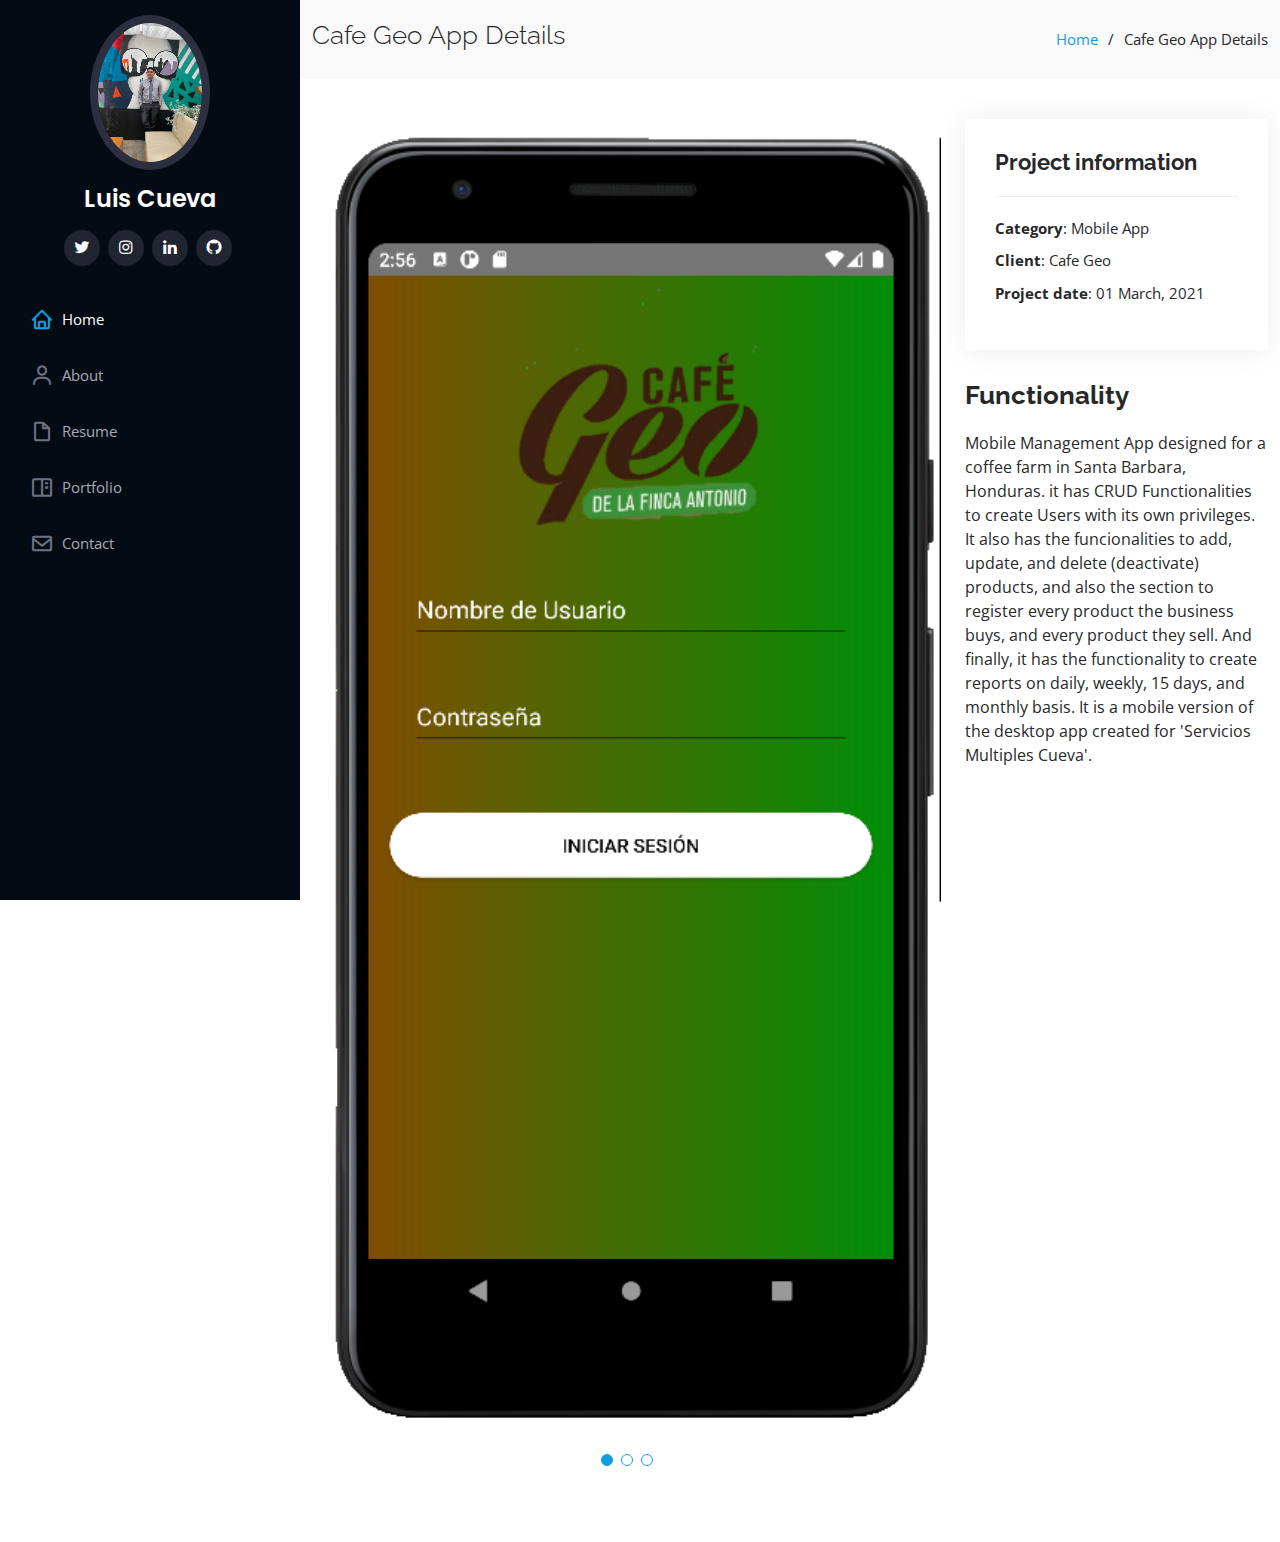
<file: iPortfolio/portfolio-details/details-cafegeo.html>
<!DOCTYPE html>
<html lang="en">

<head>
  <meta charset="utf-8">
  <meta content="width=device-width, initial-scale=1.0" name="viewport">

  <title>Luis Cueva's Portfolio | Cafe Geo App Details </title>
  <meta content="" name="description">
  <meta content="" name="keywords">

  <!-- Favicons -->
  <link href="../assets/img/favicon.png" rel="icon">
  <link href="../assets/img/apple-touch-icon.png" rel="apple-touch-icon">

  <!-- Google Fonts -->
  <link href="https://fonts.googleapis.com/css?family=Open+Sans:300,300i,400,400i,600,600i,700,700i|Raleway:300,300i,400,400i,500,500i,600,600i,700,700i|Poppins:300,300i,400,400i,500,500i,600,600i,700,700i" rel="stylesheet">

  <!-- Vendor CSS Files -->
  <link href="../assets/vendor/aos/aos.css" rel="stylesheet">
  <link href="../assets/vendor/bootstrap/css/bootstrap.min.css" rel="stylesheet">
  <link href="../assets/vendor/bootstrap-icons/bootstrap-icons.css" rel="stylesheet">
  <link href="../assets/vendor/boxicons/css/boxicons.min.css" rel="stylesheet">
  <link href="../assets/vendor/glightbox/css/glightbox.min.css" rel="stylesheet">
  <link href="../assets/vendor/swiper/swiper-bundle.min.css" rel="stylesheet">

  <!-- Template Main CSS File -->
  <link href="../assets/css/style.css" rel="stylesheet">
</head>

<body>

   <!-- ======= Mobile nav toggle button ======= -->
   <i class="bi bi-list mobile-nav-toggle d-xl-none"></i>

   <!-- ======= Header ======= -->
   <header id="header">
     <div class="d-flex flex-column">
 
      <div class="profile">
        <img src="../assets/img/pp.jpg" alt="" class="img-fluid rounded-circle">
        <h1 class="text-light"><a href="index.html">Luis Cueva</a></h1>
        <div class="social-links mt-3 text-center">
          <a href="https://twitter.com/luisc_cuevaordo" class="twitter"><i class="bx bxl-twitter"></i></a>
          <a href="https://www.instagram.com/lacamaradecuevita/" class="instagram"><i class="bx bxl-instagram"></i></a>
          <a href="https://www.linkedin.com/in/luis-carlos-cueva-ordo%C3%B1ez-37a0121a8/" class="linkedin"><i class="bx bxl-linkedin"></i></a>
          <a href="https://github.com/LuisCuevaBayBay" class="linkedin"><i class="bx bxl-github"></i></a>
        </div>
      </div>
 
       <nav id="navbar" class="nav-menu navbar">
         <ul>
           <li><a href="../index.html" class="nav-link scrollto active"><i class="bx bx-home"></i> <span>Home</span></a></li>
           <li><a href="../index.html#about" class="nav-link scrollto"><i class="bx bx-user"></i> <span>About</span></a></li>
           <li><a href="../index.html#resume" class="nav-link scrollto"><i class="bx bx-file-blank"></i> <span>Resume</span></a></li>
           <li><a href="../index.html#portfolio" class="nav-link scrollto"><i class="bx bx-book-content"></i> <span>Portfolio</span></a></li>
           <li><a href="../index.html#contact" class="nav-link scrollto"><i class="bx bx-envelope"></i> <span>Contact</span></a></li>
         </ul>
       </nav><!-- .nav-menu -->
     </div>
   </header><!-- End Header -->

  <main id="main">

    <!-- ======= Breadcrumbs ======= -->
    <section id="breadcrumbs" class="breadcrumbs">
      <div class="container">

        <div class="d-flex justify-content-between align-items-center">
          <h2>Cafe Geo App Details</h2>
          <ol>
            <li><a href="../index.html">Home</a></li>
            <li>Cafe Geo App Details</li>
          </ol>
        </div>

      </div>
    </section><!-- End Breadcrumbs -->

    <!-- ======= Portfolio Details Section ======= -->
    <section id="portfolio-details" class="portfolio-details">
      <div class="container">

        <div class="row gy-4">

          <div class="col-lg-8">
            <div class="portfolio-details-slider swiper">
              <div class="swiper-wrapper align-items-center">

                <div class="swiper-slide">
                  <img src="../assets/img/portfolio/img-cafe-geo-1.png" alt="" >
                </div>

                <div class="swiper-slide">
                  <img src="../assets/img/portfolio/img-cafe-geo-2.png" alt="">
                </div>

                <div class="swiper-slide">
                  <img src="../assets/img/portfolio/img-cafe-geo-3.png" alt="">
                </div>

              </div>
              <div class="swiper-pagination"></div>
            </div>
          </div>

          <div class="col-lg-4">
            <div class="portfolio-info">
              <h3>Project information</h3>
              <ul>
                <li><strong>Category</strong>: Mobile App</li>
                <li><strong>Client</strong>: Cafe Geo</li>
                <li><strong>Project date</strong>: 01 March, 2021</li>
              </ul>
            </div>
            <div class="portfolio-description">
              <h2>Functionality</h2>
              <p>
                Mobile Management App designed for a coffee farm in Santa Barbara, Honduras.
                it has CRUD Functionalities to create Users with its own privileges.
                It also has the funcionalities to add, update, and delete (deactivate) products, 
                and also the section to register every product the business buys, and every product they sell.
                And finally, it has the functionality to create reports on daily, weekly, 15 days, and monthly basis.
                It is a mobile version of the desktop app created for 'Servicios Multiples Cueva'.
              </p>
            </div>
          </div>

        </div>

      </div>
    </section><!-- End Portfolio Details Section -->

  </main><!-- End #main -->

 
  <a href="#" class="back-to-top d-flex align-items-center justify-content-center"><i class="bi bi-arrow-up-short"></i></a>

  <!-- Vendor JS Files -->
  <script src="../assets/vendor/purecounter/purecounter_vanilla.js"></script>
  <script src="../assets/vendor/aos/aos.js"></script>
  <script src="../assets/vendor/bootstrap/js/bootstrap.bundle.min.js"></script>
  <script src="../assets/vendor/glightbox/js/glightbox.min.js"></script>
  <script src="../assets/vendor/isotope-layout/isotope.pkgd.min.js"></script>
  <script src="../assets/vendor/swiper/swiper-bundle.min.js"></script>
  <script src="../assets/vendor/typed.js/typed.min.js"></script>
  <script src="../assets/vendor/waypoints/noframework.waypoints.js"></script>
  <script src="../assets/vendor/php-email-form/validate.js"></script>

  <!-- Template Main JS File -->
  <script src="../assets/js/main.js"></script>

</body>

</html>
</file>
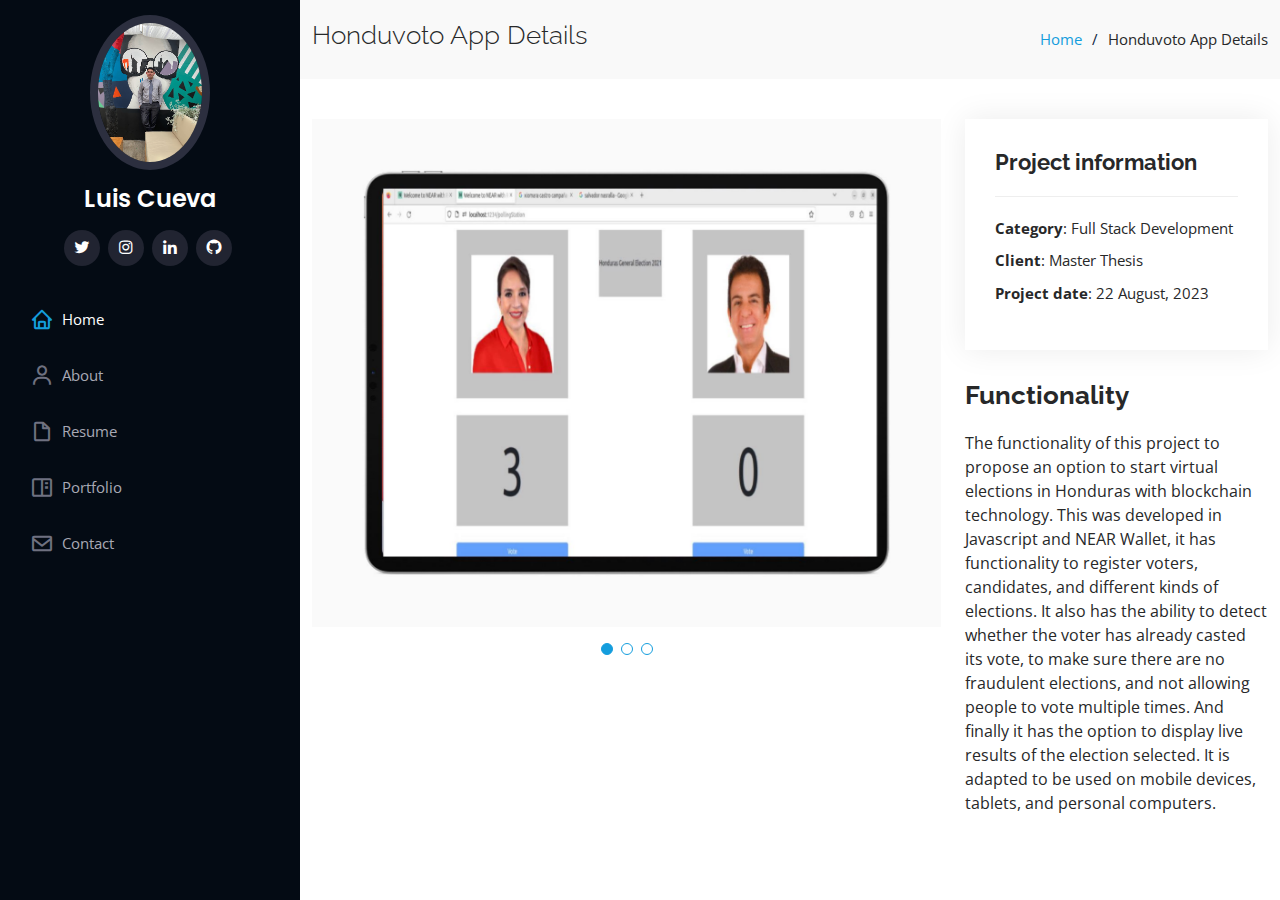
<file: iPortfolio/portfolio-details/details-honduvoto.html>
<!DOCTYPE html>
<html lang="en">

<head>
  <meta charset="utf-8">
  <meta content="width=device-width, initial-scale=1.0" name="viewport">

  <title>Luis Cueva's Portfolio | Honduvoto App Details </title>
  <meta content="" name="description">
  <meta content="" name="keywords">

  <!-- Favicons -->
  <link href="../assets/img/favicon.png" rel="icon">
  <link href="../assets/img/apple-touch-icon.png" rel="apple-touch-icon">

  <!-- Google Fonts -->
  <link href="https://fonts.googleapis.com/css?family=Open+Sans:300,300i,400,400i,600,600i,700,700i|Raleway:300,300i,400,400i,500,500i,600,600i,700,700i|Poppins:300,300i,400,400i,500,500i,600,600i,700,700i" rel="stylesheet">

  <!-- Vendor CSS Files -->
  <link href="../assets/vendor/aos/aos.css" rel="stylesheet">
  <link href="../assets/vendor/bootstrap/css/bootstrap.min.css" rel="stylesheet">
  <link href="../assets/vendor/bootstrap-icons/bootstrap-icons.css" rel="stylesheet">
  <link href="../assets/vendor/boxicons/css/boxicons.min.css" rel="stylesheet">
  <link href="../assets/vendor/glightbox/css/glightbox.min.css" rel="stylesheet">
  <link href="../assets/vendor/swiper/swiper-bundle.min.css" rel="stylesheet">

  <!-- Template Main CSS File -->
  <link href="../assets/css/style.css" rel="stylesheet">
</head>

<body>

   <!-- ======= Mobile nav toggle button ======= -->
   <i class="bi bi-list mobile-nav-toggle d-xl-none"></i>

   <!-- ======= Header ======= -->
   <header id="header">
     <div class="d-flex flex-column">
 
      <div class="profile">
        <img src="../assets/img/pp.jpg" alt="" class="img-fluid rounded-circle">
        <h1 class="text-light"><a href="index.html">Luis Cueva</a></h1>
        <div class="social-links mt-3 text-center">
          <a href="https://twitter.com/luisc_cuevaordo" class="twitter"><i class="bx bxl-twitter"></i></a>
          <a href="https://www.instagram.com/lacamaradecuevita/" class="instagram"><i class="bx bxl-instagram"></i></a>
          <a href="https://www.linkedin.com/in/luis-carlos-cueva-ordo%C3%B1ez-37a0121a8/" class="linkedin"><i class="bx bxl-linkedin"></i></a>
          <a href="https://github.com/LuisCuevaBayBay" class="linkedin"><i class="bx bxl-github"></i></a>
        </div>
      </div>
 
      <nav id="navbar" class="nav-menu navbar">
        <ul>
          <li><a href="../index.html" class="nav-link scrollto active"><i class="bx bx-home"></i> <span>Home</span></a></li>
          <li><a href="../index.html#about" class="nav-link scrollto"><i class="bx bx-user"></i> <span>About</span></a></li>
          <li><a href="../index.html#resume" class="nav-link scrollto"><i class="bx bx-file-blank"></i> <span>Resume</span></a></li>
          <li><a href="../index.html#portfolio" class="nav-link scrollto"><i class="bx bx-book-content"></i> <span>Portfolio</span></a></li>
          <li><a href="../index.html#contact" class="nav-link scrollto"><i class="bx bx-envelope"></i> <span>Contact</span></a></li>
        </ul>
      </nav><!-- .nav-menu -->
     </div>
   </header><!-- End Header -->

  <main id="main">

    <!-- ======= Breadcrumbs ======= -->
    <section id="breadcrumbs" class="breadcrumbs">
      <div class="container">

        <div class="d-flex justify-content-between align-items-center">
          <h2>Honduvoto App Details</h2>
          <ol>
            <li><a href="../index.html">Home</a></li>
            <li>Honduvoto App Details</li>
          </ol>
        </div>

      </div>
    </section><!-- End Breadcrumbs -->

    <!-- ======= Portfolio Details Section ======= -->
    <section id="portfolio-details" class="portfolio-details">
      <div class="container">

        <div class="row gy-4">

          <div class="col-lg-8">
            <div class="portfolio-details-slider swiper">
              <div class="swiper-wrapper align-items-center">

                <div class="swiper-slide">
                  <img src="../assets/img/portfolio/honduvoto-1.jpg" alt="">
                </div>

                <div class="swiper-slide">
                  <img src="../assets/img/portfolio/honduvoto-2.jpg" alt="">
                </div>

                <div class="swiper-slide">
                  <img src="../assets/img/portfolio/honduvoto-3.jpg" alt="">
                </div>

              </div>
              <div class="swiper-pagination"></div>
            </div>
          </div>

          <div class="col-lg-4">
            <div class="portfolio-info">
              <h3>Project information</h3>
              <ul>
                <li><strong>Category</strong>: Full Stack Development</li>
                <li><strong>Client</strong>: Master Thesis</li>
                <li><strong>Project date</strong>: 22 August, 2023</li>
              </ul>
            </div>
            <div class="portfolio-description">
              <h2>Functionality</h2>
              <p>
                The functionality of this project to propose an option to start virtual elections in Honduras with blockchain technology. 
                This was developed in Javascript and NEAR Wallet, it has functionality to register voters, candidates, and different kinds of elections.
                It also has the ability to detect whether the voter has already casted its vote, to make sure there are no fraudulent elections, and not allowing people to vote multiple times.
                And finally it has the option to display live results of the election selected. It is adapted to be used on mobile devices, tablets, and personal computers.
              </p>
            </div>
          </div>

        </div>

      </div>
    </section><!-- End Portfolio Details Section -->

  </main><!-- End #main -->

 
  <a href="#" class="back-to-top d-flex align-items-center justify-content-center"><i class="bi bi-arrow-up-short"></i></a>

  <!-- Vendor JS Files -->
  <script src="../assets/vendor/purecounter/purecounter_vanilla.js"></script>
  <script src="../assets/vendor/aos/aos.js"></script>
  <script src="../assets/vendor/bootstrap/js/bootstrap.bundle.min.js"></script>
  <script src="../assets/vendor/glightbox/js/glightbox.min.js"></script>
  <script src="../assets/vendor/isotope-layout/isotope.pkgd.min.js"></script>
  <script src="../assets/vendor/swiper/swiper-bundle.min.js"></script>
  <script src="../assets/vendor/typed.js/typed.min.js"></script>
  <script src="../assets/vendor/waypoints/noframework.waypoints.js"></script>
  <script src="../assets/vendor/php-email-form/validate.js"></script>

  <!-- Template Main JS File -->
  <script src="../assets/js/main.js"></script>

</body>

</html>
</file>
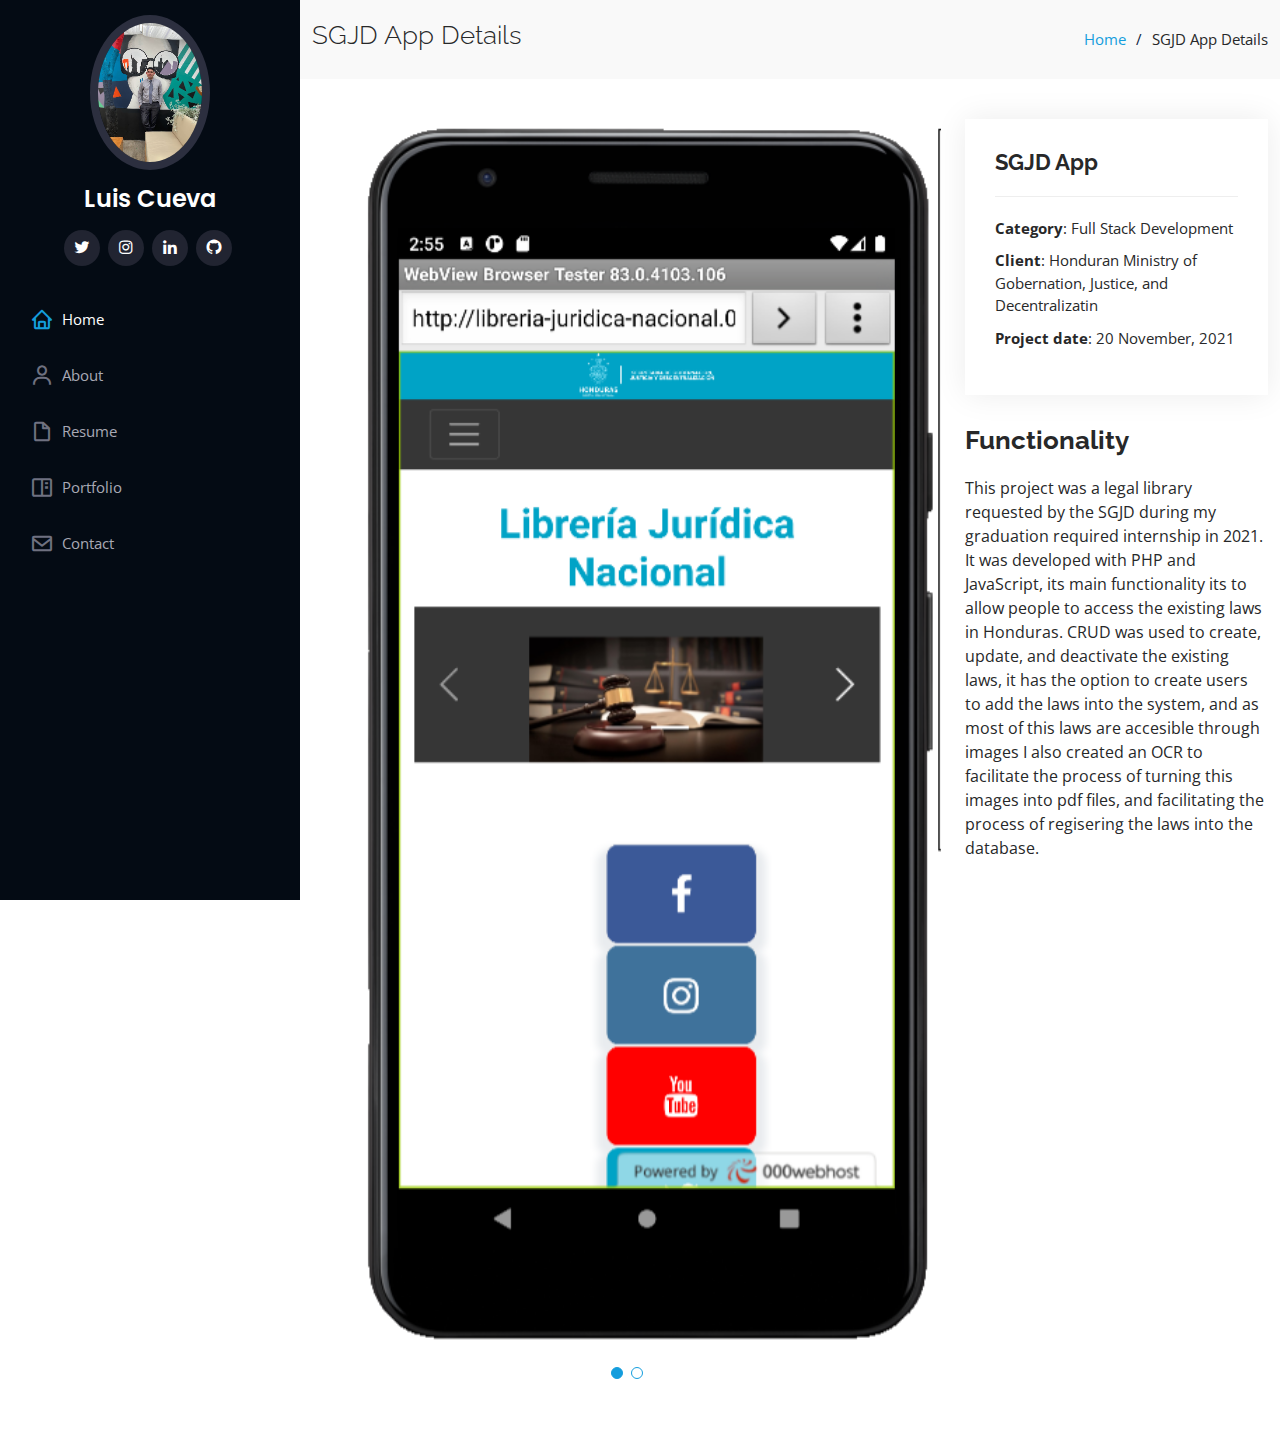
<file: iPortfolio/portfolio-details/details-sgjd.html>
<!DOCTYPE html>
<html lang="en">

<head>
  <meta charset="utf-8">
  <meta content="width=device-width, initial-scale=1.0" name="viewport">

  <title>Luis Cueva's Portfolio | SGJD App Details</title>
  <meta content="" name="description">
  <meta content="" name="keywords">

  <!-- Favicons -->
  <link href="../assets/img/favicon.png" rel="icon">
  <link href="../assets/img/apple-touch-icon.png" rel="apple-touch-icon">

  <!-- Google Fonts -->
  <link href="https://fonts.googleapis.com/css?family=Open+Sans:300,300i,400,400i,600,600i,700,700i|Raleway:300,300i,400,400i,500,500i,600,600i,700,700i|Poppins:300,300i,400,400i,500,500i,600,600i,700,700i" rel="stylesheet">

  <!-- Vendor CSS Files -->
  <link href="../assets/vendor/aos/aos.css" rel="stylesheet">
  <link href="../assets/vendor/bootstrap/css/bootstrap.min.css" rel="stylesheet">
  <link href="../assets/vendor/bootstrap-icons/bootstrap-icons.css" rel="stylesheet">
  <link href="../assets/vendor/boxicons/css/boxicons.min.css" rel="stylesheet">
  <link href="../assets/vendor/glightbox/css/glightbox.min.css" rel="stylesheet">
  <link href="../assets/vendor/swiper/swiper-bundle.min.css" rel="stylesheet">

  <!-- Template Main CSS File -->
  <link href="../assets/css/style.css" rel="stylesheet">
</head>

<body>

   <!-- ======= Mobile nav toggle button ======= -->
   <i class="bi bi-list mobile-nav-toggle d-xl-none"></i>

   <!-- ======= Header ======= -->
   <header id="header">
     <div class="d-flex flex-column">
 
      <div class="profile">
        <img src="../assets/img/pp.jpg" alt="" class="img-fluid rounded-circle">
        <h1 class="text-light"><a href="index.html">Luis Cueva</a></h1>
        <div class="social-links mt-3 text-center">
          <a href="https://twitter.com/luisc_cuevaordo" class="twitter"><i class="bx bxl-twitter"></i></a>
          <a href="https://www.instagram.com/lacamaradecuevita/" class="instagram"><i class="bx bxl-instagram"></i></a>
          <a href="https://www.linkedin.com/in/luis-carlos-cueva-ordo%C3%B1ez-37a0121a8/" class="linkedin"><i class="bx bxl-linkedin"></i></a>
          <a href="https://github.com/LuisCuevaBayBay" class="linkedin"><i class="bx bxl-github"></i></a>
        </div>
      </div>
 
       <nav id="navbar" class="nav-menu navbar">
        <ul>
          <li><a href="../index.html" class="nav-link scrollto active"><i class="bx bx-home"></i> <span>Home</span></a></li>
          <li><a href="../index.html#about" class="nav-link scrollto"><i class="bx bx-user"></i> <span>About</span></a></li>
          <li><a href="../index.html#resume" class="nav-link scrollto"><i class="bx bx-file-blank"></i> <span>Resume</span></a></li>
          <li><a href="../index.html#portfolio" class="nav-link scrollto"><i class="bx bx-book-content"></i> <span>Portfolio</span></a></li>
          <li><a href="../index.html#contact" class="nav-link scrollto"><i class="bx bx-envelope"></i> <span>Contact</span></a></li>
        </ul>
       </nav><!-- .nav-menu -->
     </div>
   </header><!-- End Header -->

  <main id="main">

    <!-- ======= Breadcrumbs ======= -->
    <section id="breadcrumbs" class="breadcrumbs">
      <div class="container">

        <div class="d-flex justify-content-between align-items-center">
          <h2>SGJD App Details</h2>
          <ol>
            <li><a href="../index.html">Home</a></li>
            <li>SGJD App Details</li>
          </ol>
        </div>

      </div>
    </section><!-- End Breadcrumbs -->

    <!-- ======= Portfolio Details Section ======= -->
    <section id="portfolio-details" class="portfolio-details">
      <div class="container">

        <div class="row gy-4">

          <div class="col-lg-8">
            <div class="portfolio-details-slider swiper">
              <div class="swiper-wrapper align-items-center">

                <div class="swiper-slide">
                  <img src="../assets/img/portfolio/img-libreria-1.png" alt="">
                </div>

                <div class="swiper-slide">
                  <img src="../assets/img/portfolio/img-libreria-2.jpeg" alt="">
                </div>

              </div>
              <div class="swiper-pagination"></div>
            </div>
          </div>

          <div class="col-lg-4">
            <div class="portfolio-info">
              <h3>SGJD App</h3>
              <ul>
                <li><strong>Category</strong>: Full Stack Development</li>
                <li><strong>Client</strong>: Honduran Ministry of Gobernation, Justice, and Decentralizatin</li>
                <li><strong>Project date</strong>: 20 November, 2021</li>
              </ul>
            </div>
            <div class="portfolio-description">
              <h2>Functionality</h2>
              <p>
                This project was a legal library requested by the SGJD during my graduation required internship in 2021. 
                It was developed with PHP and JavaScript, its main functionality its to allow people to access the existing laws in Honduras.
                CRUD was used to create, update, and deactivate the existing laws, it has the option to create users to add the laws into the system,
                and as most of this laws are accesible through images I also created an OCR to facilitate the process of turning this images into pdf files,
                and facilitating the process of regisering the laws into the database.
              </p>
            </div>
          </div>

        </div>

      </div>
    </section><!-- End Portfolio Details Section -->

  </main><!-- End #main -->

 
  <a href="#" class="back-to-top d-flex align-items-center justify-content-center"><i class="bi bi-arrow-up-short"></i></a>

  <!-- Vendor JS Files -->
  <script src="../assets/vendor/purecounter/purecounter_vanilla.js"></script>
  <script src="../assets/vendor/aos/aos.js"></script>
  <script src="../assets/vendor/bootstrap/js/bootstrap.bundle.min.js"></script>
  <script src="../assets/vendor/glightbox/js/glightbox.min.js"></script>
  <script src="../assets/vendor/isotope-layout/isotope.pkgd.min.js"></script>
  <script src="../assets/vendor/swiper/swiper-bundle.min.js"></script>
  <script src="../assets/vendor/typed.js/typed.min.js"></script>
  <script src="../assets/vendor/waypoints/noframework.waypoints.js"></script>
  <script src="../assets/vendor/php-email-form/validate.js"></script>

  <!-- Template Main JS File -->
  <script src="../assets/js/main.js"></script>

</body>

</html>
</file>
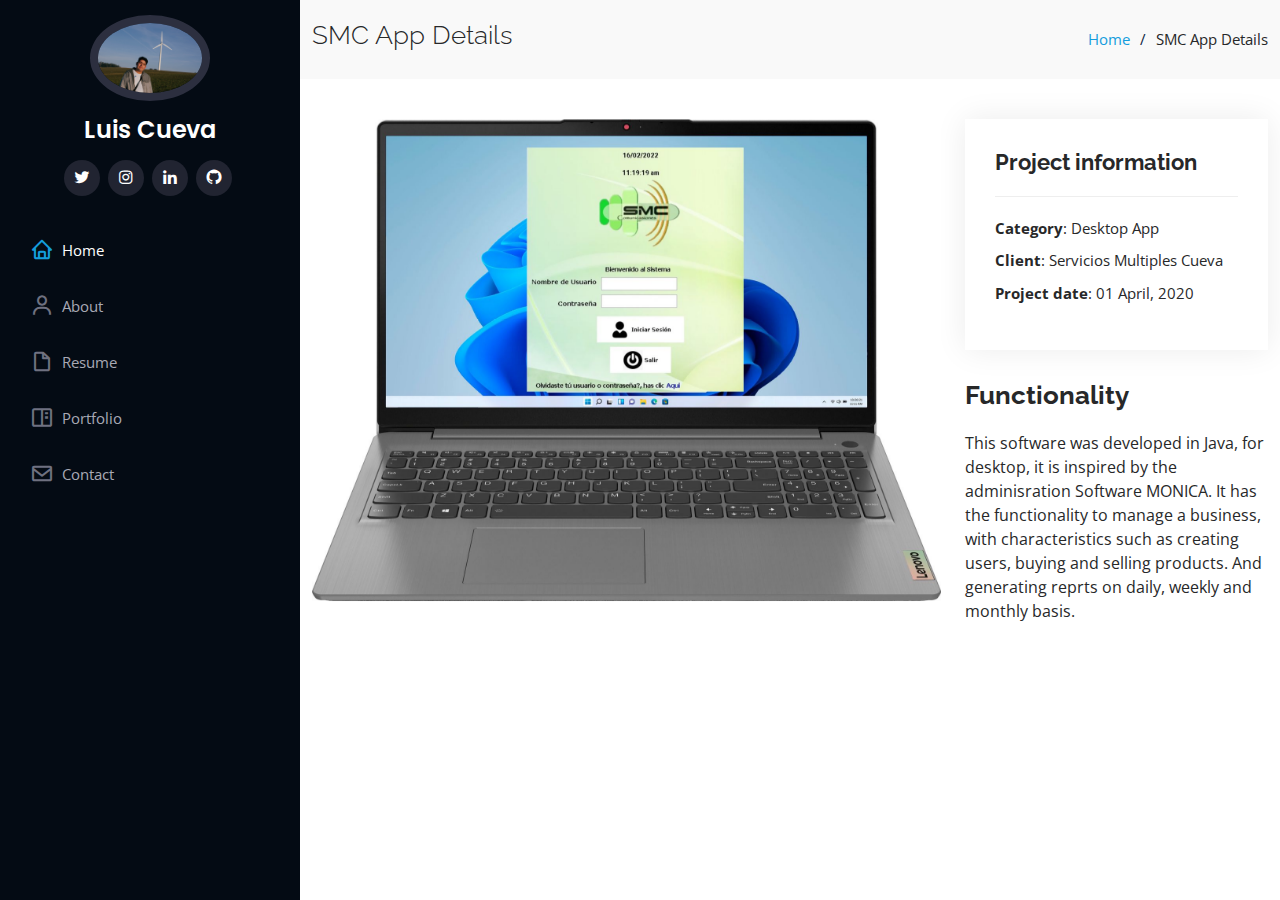
<file: iPortfolio/portfolio-details/details-smc.html>
<!DOCTYPE html>
<html lang="en">

<head>
  <meta charset="utf-8">
  <meta content="width=device-width, initial-scale=1.0" name="viewport">

  <title>Luis Cueva's Portfolio | SMC App Details</title>
  <meta content="" name="description">
  <meta content="" name="keywords">

  <!-- Favicons -->
  <link href="../assets/img/favicon.png" rel="icon">
  <link href="../assets/img/apple-touch-icon.png" rel="apple-touch-icon">

  <!-- Google Fonts -->
  <link href="https://fonts.googleapis.com/css?family=Open+Sans:300,300i,400,400i,600,600i,700,700i|Raleway:300,300i,400,400i,500,500i,600,600i,700,700i|Poppins:300,300i,400,400i,500,500i,600,600i,700,700i" rel="stylesheet">

  <!-- Vendor CSS Files -->
  <link href="../assets/vendor/aos/aos.css" rel="stylesheet">
  <link href="../assets/vendor/bootstrap/css/bootstrap.min.css" rel="stylesheet">
  <link href="../assets/vendor/bootstrap-icons/bootstrap-icons.css" rel="stylesheet">
  <link href="../assets/vendor/boxicons/css/boxicons.min.css" rel="stylesheet">
  <link href="../assets/vendor/glightbox/css/glightbox.min.css" rel="stylesheet">
  <link href="../assets/vendor/swiper/swiper-bundle.min.css" rel="stylesheet">

  <!-- Template Main CSS File -->
  <link href="../assets/css/style.css" rel="stylesheet">
</head>

<body>

   <!-- ======= Mobile nav toggle button ======= -->
   <i class="bi bi-list mobile-nav-toggle d-xl-none"></i>

   <!-- ======= Header ======= -->
   <header id="header">
     <div class="d-flex flex-column">
 
       <div class="profile">
         <img src="../assets/img/perfil.jpg" alt="" class="img-fluid rounded-circle">
         <h1 class="text-light"><a href="../index.html">Luis Cueva</a></h1>
         <div class="social-links mt-3 text-center">
          <a href="https://twitter.com/luisc_cuevaordo" class="twitter"><i class="bx bxl-twitter"></i></a>
          <a href="https://www.instagram.com/lacamaradecuevita/" class="instagram"><i class="bx bxl-instagram"></i></a>
          <a href="https://www.linkedin.com/in/luis-carlos-cueva-ordo%C3%B1ez-37a0121a8/" class="linkedin"><i class="bx bxl-linkedin"></i></a>
          <a href="https://github.com/LuisCuevaBayBay" class="linkedin"><i class="bx bxl-github"></i></a>
         </div>
       </div>
 
       <nav id="navbar" class="nav-menu navbar">
         <ul>
          <li><a href="../index.html" class="nav-link scrollto active"><i class="bx bx-home"></i> <span>Home</span></a></li>
          <li><a href="../index.html#about" class="nav-link scrollto"><i class="bx bx-user"></i> <span>About</span></a></li>
          <li><a href="../index.html#resume" class="nav-link scrollto"><i class="bx bx-file-blank"></i> <span>Resume</span></a></li>
          <li><a href="../index.html#portfolio" class="nav-link scrollto"><i class="bx bx-book-content"></i> <span>Portfolio</span></a></li>
          <li><a href="../index.html#contact" class="nav-link scrollto"><i class="bx bx-envelope"></i> <span>Contact</span></a></li>
         </ul>
       </nav><!-- .nav-menu -->
     </div>
   </header><!-- End Header -->

  <main id="main">

    <!-- ======= Breadcrumbs ======= -->
    <section id="breadcrumbs" class="breadcrumbs">
      <div class="container">

        <div class="d-flex justify-content-between align-items-center">
          <h2>SMC App Details</h2>
          <ol>
            <li><a href="../index.html">Home</a></li>
            <li>SMC App Details</li>
          </ol>
        </div>

      </div>
    </section><!-- End Breadcrumbs -->

    <!-- ======= Portfolio Details Section ======= -->
    <section id="portfolio-details" class="portfolio-details">
      <div class="container">

        <div class="row gy-4">

          <div class="col-lg-8">
            <div class="portfolio-details-slider swiper">
              <div class="swiper-wrapper align-items-center">

                <div class="swiper-slide">
                  <img src="../assets/img/portfolio/smc-1.jpeg
                  " alt="">
                </div>
              </div>
              <div class="swiper-pagination"></div>
            </div>
          </div>

          <div class="col-lg-4">
            <div class="portfolio-info">
              <h3>Project information</h3>
              <ul>
                <li><strong>Category</strong>: Desktop App</li>
                <li><strong>Client</strong>: Servicios Multiples Cueva</li>
                <li><strong>Project date</strong>: 01 April, 2020</li>
              </ul>
            </div>
            <div class="portfolio-description">
              <h2>Functionality</h2>
              <p>
                This software was developed in Java, for desktop, it is inspired by the adminisration Software MONICA.
                It has the functionality to manage a business, with characteristics such as creating users, buying and selling products.
                And generating reprts on daily, weekly and monthly basis.
              </p>
            </div>
          </div>

        </div>

      </div>
    </section><!-- End Portfolio Details Section -->

  </main><!-- End #main -->

 
  <a href="#" class="back-to-top d-flex align-items-center justify-content-center"><i class="bi bi-arrow-up-short"></i></a>

  <!-- Vendor JS Files -->
  <script src="../assets/vendor/purecounter/purecounter_vanilla.js"></script>
  <script src="../assets/vendor/aos/aos.js"></script>
  <script src="../assets/vendor/bootstrap/js/bootstrap.bundle.min.js"></script>
  <script src="../assets/vendor/glightbox/js/glightbox.min.js"></script>
  <script src="../assets/vendor/isotope-layout/isotope.pkgd.min.js"></script>
  <script src="../assets/vendor/swiper/swiper-bundle.min.js"></script>
  <script src="../assets/vendor/typed.js/typed.min.js"></script>
  <script src="../assets/vendor/waypoints/noframework.waypoints.js"></script>
  <script src="../assets/vendor/php-email-form/validate.js"></script>

  <!-- Template Main JS File -->
  <script src="../assets/js/main.js"></script>

</body>

</html>
</file>
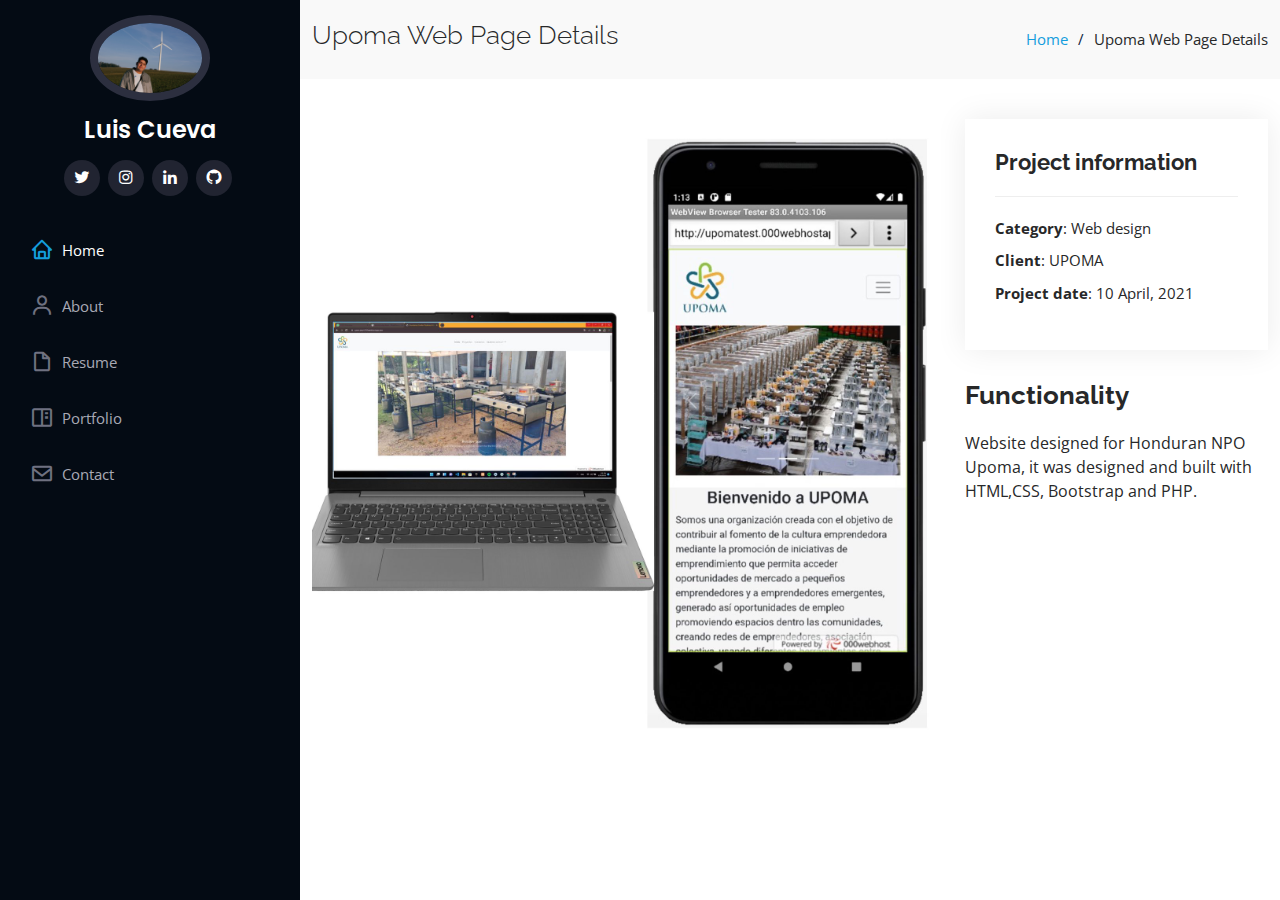
<file: iPortfolio/portfolio-details/details-upoma.html>
<!DOCTYPE html>
<html lang="en">

<head>
  <meta charset="utf-8">
  <meta content="width=device-width, initial-scale=1.0" name="viewport">

  <title>Luis Cueva's Portfolio | Upoma Web Page Details</title>
  <meta content="" name="description">
  <meta content="" name="keywords">

  <!-- Favicons -->
  <link href="../assets/img/favicon.png" rel="icon">
  <link href="../assets/img/apple-touch-icon.png" rel="apple-touch-icon">

  <!-- Google Fonts -->
  <link href="https://fonts.googleapis.com/css?family=Open+Sans:300,300i,400,400i,600,600i,700,700i|Raleway:300,300i,400,400i,500,500i,600,600i,700,700i|Poppins:300,300i,400,400i,500,500i,600,600i,700,700i" rel="stylesheet">

  <!-- Vendor CSS Files -->
  <link href="../assets/vendor/aos/aos.css" rel="stylesheet">
  <link href="../assets/vendor/bootstrap/css/bootstrap.min.css" rel="stylesheet">
  <link href="../assets/vendor/bootstrap-icons/bootstrap-icons.css" rel="stylesheet">
  <link href="../assets/vendor/boxicons/css/boxicons.min.css" rel="stylesheet">
  <link href="../assets/vendor/glightbox/css/glightbox.min.css" rel="stylesheet">
  <link href="../assets/vendor/swiper/swiper-bundle.min.css" rel="stylesheet">

  <!-- Template Main CSS File -->
  <link href="../assets/css/style.css" rel="stylesheet">
</head>

<body>

   <!-- ======= Mobile nav toggle button ======= -->
   <i class="bi bi-list mobile-nav-toggle d-xl-none"></i>

   <!-- ======= Header ======= -->
   <header id="header">
     <div class="d-flex flex-column">
 
       <div class="profile">
         <img src="../assets/img/perfil.jpg" alt="" class="img-fluid rounded-circle">
         <h1 class="text-light"><a href="../index.html">Luis Cueva</a></h1>
         <div class="social-links mt-3 text-center">
          <a href="https://twitter.com/luisc_cuevaordo" class="twitter"><i class="bx bxl-twitter"></i></a>
          <a href="https://www.instagram.com/lacamaradecuevita/" class="instagram"><i class="bx bxl-instagram"></i></a>
          <a href="https://www.linkedin.com/in/luis-carlos-cueva-ordo%C3%B1ez-37a0121a8/" class="linkedin"><i class="bx bxl-linkedin"></i></a>
          <a href="https://github.com/LuisCuevaBayBay" class="linkedin"><i class="bx bxl-github"></i></a>
         </div>
       </div>
 
       <nav id="navbar" class="nav-menu navbar">
         <ul>
          <li><a href="../index.html" class="nav-link scrollto active"><i class="bx bx-home"></i> <span>Home</span></a></li>
          <li><a href="../index.html#about" class="nav-link scrollto"><i class="bx bx-user"></i> <span>About</span></a></li>
          <li><a href="../index.html#resume" class="nav-link scrollto"><i class="bx bx-file-blank"></i> <span>Resume</span></a></li>
          <li><a href="../index.html#portfolio" class="nav-link scrollto"><i class="bx bx-book-content"></i> <span>Portfolio</span></a></li>
          <li><a href="../index.html#contact" class="nav-link scrollto"><i class="bx bx-envelope"></i> <span>Contact</span></a></li>
         </ul>
       </nav><!-- .nav-menu -->
     </div>
   </header><!-- End Header -->

  <main id="main">

    <!-- ======= Breadcrumbs ======= -->
    <section id="breadcrumbs" class="breadcrumbs">
      <div class="container">

        <div class="d-flex justify-content-between align-items-center">
          <h2>Upoma Web Page Details</h2>
          <ol>
            <li><a href="../index.html">Home</a></li>
            <li>Upoma Web Page Details</li>
          </ol>
        </div>

      </div>
    </section><!-- End Breadcrumbs -->

    <!-- ======= Portfolio Details Section ======= -->
    <section id="portfolio-details" class="portfolio-details">
      <div class="container">

        <div class="row gy-4">

          <div class="col-lg-8">
            <div class="portfolio-details-slider swiper">
              <div class="swiper-wrapper align-items-center">

                <div class="swiper-slide">
                  <img src="../assets/img/portfolio/upoma-1.jpeg" alt="">
                </div>

              </div>
              <div class="swiper-pagination"></div>
            </div>
          </div>

          <div class="col-lg-4">
            <div class="portfolio-info">
              <h3>Project information</h3>
              <ul>
                <li><strong>Category</strong>: Web design</li>
                <li><strong>Client</strong>: UPOMA</li>
                <li><strong>Project date</strong>: 10 April, 2021</li>
               </ul>
            </div>
            <div class="portfolio-description">
              <h2>Functionality</h2>
              <p>
                Website designed for Honduran NPO Upoma, it was designed and built with HTML,CSS, Bootstrap and PHP.
                
              </p>
            </div>
          </div>

        </div>

      </div>
    </section><!-- End Portfolio Details Section -->

  </main><!-- End #main -->

 
  <a href="#" class="back-to-top d-flex align-items-center justify-content-center"><i class="bi bi-arrow-up-short"></i></a>

  <!-- Vendor JS Files -->
  <script src="../assets/vendor/purecounter/purecounter_vanilla.js"></script>
  <script src="../assets/vendor/aos/aos.js"></script>
  <script src="../assets/vendor/bootstrap/js/bootstrap.bundle.min.js"></script>
  <script src="../assets/vendor/glightbox/js/glightbox.min.js"></script>
  <script src="../assets/vendor/isotope-layout/isotope.pkgd.min.js"></script>
  <script src="../assets/vendor/swiper/swiper-bundle.min.js"></script>
  <script src="../assets/vendor/typed.js/typed.min.js"></script>
  <script src="../assets/vendor/waypoints/noframework.waypoints.js"></script>
  <script src="../assets/vendor/php-email-form/validate.js"></script>

  <!-- Template Main JS File -->
  <script src="../assets/js/main.js"></script>

</body>

</html>
</file>
<file: iPortfolio/assets/css/style.css>
/*--------------------------------------------------------------
# General
--------------------------------------------------------------*/
body {
  font-family: "Open Sans", sans-serif;
  color: #272829;
}

a {
  color: #149ddd;
  text-decoration: none;
}

a:hover {
  color: #37b3ed;
  text-decoration: none;
}

h1,
h2,
h3,
h4,
h5,
h6 {
  font-family: "Raleway", sans-serif;
}

/*--------------------------------------------------------------
# Back to top button
--------------------------------------------------------------*/
.back-to-top {
  position: fixed;
  visibility: hidden;
  opacity: 0;
  right: 15px;
  bottom: 15px;
  z-index: 996;
  background: #149ddd;
  width: 40px;
  height: 40px;
  border-radius: 50px;
  transition: all 0.4s;
}

.back-to-top i {
  font-size: 28px;
  color: #fff;
  line-height: 0;
}

.back-to-top:hover {
  background: #2eafec;
  color: #fff;
}

.back-to-top.active {
  visibility: visible;
  opacity: 1;
}

/*--------------------------------------------------------------
# Header
--------------------------------------------------------------*/
#header {
  position: fixed;
  top: 0;
  left: 0;
  bottom: 0;
  width: 300px;
  transition: all ease-in-out 0.5s;
  z-index: 9997;
  transition: all 0.5s;
  padding: 0 15px;
  background: #040b14;
  overflow-y: auto;
}

#header .profile img {
  margin: 15px auto;
  display: block;
  width: 120px;
  border: 8px solid #2c2f3f;
}

#header .profile h1 {
  font-size: 24px;
  margin: 0;
  padding: 0;
  font-weight: 600;
  -moz-text-align-last: center;
  text-align-last: center;
  font-family: "Poppins", sans-serif;
}

#header .profile h1 a,
#header .profile h1 a:hover {
  color: #fff;
  text-decoration: none;
}

#header .profile .social-links a {
  font-size: 18px;
  display: inline-block;
  background: #212431;
  color: #fff;
  line-height: 1;
  padding: 8px 0;
  margin-right: 4px;
  border-radius: 50%;
  text-align: center;
  width: 36px;
  height: 36px;
  transition: 0.3s;
}

#header .profile .social-links a:hover {
  background: #149ddd;
  color: #fff;
  text-decoration: none;
}

#main {
  margin-left: 300px;
}

@media (max-width: 1199px) {
  #header {
    left: -300px;
  }

  #main {
    margin-left: 0;
  }
}

/*--------------------------------------------------------------
# Navigation Menu
--------------------------------------------------------------*/
/* Desktop Navigation */
.nav-menu {
  padding: 30px 0 0 0;
}

.nav-menu * {
  margin: 0;
  padding: 0;
  list-style: none;
}

.nav-menu>ul>li {
  position: relative;
  white-space: nowrap;
}

.nav-menu a,
.nav-menu a:focus {
  display: flex;
  align-items: center;
  color: #a8a9b4;
  padding: 12px 15px;
  margin-bottom: 8px;
  transition: 0.3s;
  font-size: 15px;
}

.nav-menu a i,
.nav-menu a:focus i {
  font-size: 24px;
  padding-right: 8px;
  color: #6f7180;
}

.nav-menu a:hover,
.nav-menu .active,
.nav-menu .active:focus,
.nav-menu li:hover>a {
  text-decoration: none;
  color: #fff;
}

.nav-menu a:hover i,
.nav-menu .active i,
.nav-menu .active:focus i,
.nav-menu li:hover>a i {
  color: #149ddd;
}

/* Mobile Navigation */
.mobile-nav-toggle {
  position: fixed;
  right: 15px;
  top: 15px;
  z-index: 9998;
  border: 0;
  font-size: 24px;
  transition: all 0.4s;
  outline: none !important;
  background-color: #149ddd;
  color: #fff;
  width: 40px;
  height: 40px;
  display: inline-flex;
  align-items: center;
  justify-content: center;
  line-height: 0;
  border-radius: 50px;
  cursor: pointer;
}

.mobile-nav-active {
  overflow: hidden;
}

.mobile-nav-active #header {
  left: 0;
}

/*--------------------------------------------------------------
# Hero Section
--------------------------------------------------------------*/
#hero {
  width: 100%;
  height: 100vh;
  background: url("../img/foto-por.jpg") top center;
  background-size: cover;
}

#hero:before {
  content: "";
  background: rgba(5, 13, 24, 0.3);
  position: absolute;
  bottom: 0;
  top: 0;
  left: 0;
  right: 0;
  z-index: 1;
}

#hero .hero-container {
  position: relative;
  z-index: 2;
  min-width: 300px;
}

#hero h1 {
  margin: 0 0 10px 0;
  font-size: 64px;
  font-weight: 700;
  line-height: 56px;
  color: #fff;
}

#hero p {
  color: #fff;
  margin-bottom: 50px;
  font-size: 26px;
  font-family: "Poppins", sans-serif;
}

#hero p span {
  color: #fff;
  padding-bottom: 4px;
  letter-spacing: 1px;
  border-bottom: 3px solid #149ddd;
}

@media (min-width: 1024px) {
  #hero {
    background-attachment: fixed;
  }
}

@media (max-width: 768px) {
  #hero h1 {
    font-size: 28px;
    line-height: 36px;
  }

  #hero h2 {
    font-size: 18px;
    line-height: 24px;
    margin-bottom: 30px;
  }
}

/*--------------------------------------------------------------
# Sections General
--------------------------------------------------------------*/
section {
  padding: 60px 0;
  overflow: hidden;
}

.section-bg {
  background: #f5f8fd;
}

.section-title {
  padding-bottom: 30px;
}

.section-title h2 {
  font-size: 32px;
  font-weight: bold;
  margin-bottom: 20px;
  padding-bottom: 20px;
  position: relative;
  color: #173b6c;
}

.section-title h2::after {
  content: "";
  position: absolute;
  display: block;
  width: 50px;
  height: 3px;
  background: #149ddd;
  bottom: 0;
  left: 0;
}

.section-title p {
  margin-bottom: 0;
}

/*--------------------------------------------------------------
# About
--------------------------------------------------------------*/
.about .content h3 {
  font-weight: 700;
  font-size: 26px;
  color: #173b6c;
}

.about .content ul {
  list-style: none;
  padding: 0;
}

.about .content ul li {
  margin-bottom: 20px;
  display: flex;
  align-items: center;
}

.about .content ul strong {
  margin-right: 10px;
}

.about .content ul i {
  font-size: 16px;
  margin-right: 5px;
  color: #149ddd;
  line-height: 0;
}

.about .content p:last-child {
  margin-bottom: 0;
}

/*--------------------------------------------------------------
# Facts
--------------------------------------------------------------*/
.facts {
  padding-bottom: 30px;
}

.facts .count-box {
  padding: 30px;
  width: 100%;
}

.facts .count-box i {
  display: block;
  font-size: 44px;
  color: #149ddd;
  float: left;
  line-height: 0;
}

.facts .count-box span {
  font-size: 48px;
  line-height: 40px;
  display: block;
  font-weight: 700;
  color: #050d18;
  margin-left: 60px;
}

.facts .count-box p {
  padding: 15px 0 0 0;
  margin: 0 0 0 60px;
  font-family: "Raleway", sans-serif;
  font-size: 14px;
  color: #122f57;
}

.facts .count-box a {
  font-weight: 600;
  display: block;
  margin-top: 20px;
  color: #122f57;
  font-size: 15px;
  font-family: "Poppins", sans-serif;
  transition: ease-in-out 0.3s;
}

.facts .count-box a:hover {
  color: #1f5297;
}

/*--------------------------------------------------------------
# Akills
--------------------------------------------------------------*/
.skills .progress {
  height: 60px;
  display: block;
  background: none;
  border-radius: 0;
}

.skills .progress .skill {
  padding: 0;
  margin: 0 0 6px 0;
  text-transform: uppercase;
  display: block;
  font-weight: 600;
  font-family: "Poppins", sans-serif;
  color: #050d18;
}

.skills .progress .skill .val {
  float: right;
  font-style: normal;
}

.skills .progress-bar-wrap {
  background: #dce8f8;
  height: 10px;
}

.skills .progress-bar {
  width: 1px;
  height: 10px;
  transition: 0.9s;
  background-color: #149ddd;
}

/*--------------------------------------------------------------
# Resume
--------------------------------------------------------------*/
.resume .resume-title {
  font-size: 26px;
  font-weight: 700;
  margin-top: 20px;
  margin-bottom: 20px;
  color: #050d18;
}

.resume .resume-item {
  padding: 0 0 20px 20px;
  margin-top: -2px;
  border-left: 2px solid #1f5297;
  position: relative;
}

.resume .resume-item h4 {
  line-height: 18px;
  font-size: 18px;
  font-weight: 600;
  text-transform: uppercase;
  font-family: "Poppins", sans-serif;
  color: #050d18;
  margin-bottom: 10px;
}

.resume .resume-item h5 {
  font-size: 16px;
  background: #e4edf9;
  padding: 5px 15px;
  display: inline-block;
  font-weight: 600;
  margin-bottom: 10px;
}

.resume .resume-item ul {
  padding-left: 20px;
}

.resume .resume-item ul li {
  padding-bottom: 10px;
}

.resume .resume-item:last-child {
  padding-bottom: 0;
}

.resume .resume-item::before {
  content: "";
  position: absolute;
  width: 16px;
  height: 16px;
  border-radius: 50px;
  left: -9px;
  top: 0;
  background: #fff;
  border: 2px solid #1f5297;
}

/*--------------------------------------------------------------
# Portfolio
--------------------------------------------------------------*/
.portfolio .portfolio-item {
  margin-bottom: 30px;
}

.portfolio #portfolio-flters {
  padding: 0;
  margin: 0 auto 35px auto;
  list-style: none;
  text-align: center;
  background: #fff;
  border-radius: 50px;
  padding: 2px 15px;
}

.portfolio #portfolio-flters li {
  cursor: pointer;
  display: inline-block;
  padding: 10px 15px 8px 15px;
  font-size: 14px;
  font-weight: 600;
  line-height: 1;
  text-transform: uppercase;
  color: #272829;
  margin-bottom: 5px;
  transition: all 0.3s ease-in-out;
}

.portfolio #portfolio-flters li:hover,
.portfolio #portfolio-flters li.filter-active {
  color: #149ddd;
}

.portfolio #portfolio-flters li:last-child {
  margin-right: 0;
}

.portfolio .portfolio-wrap {
  transition: 0.3s;
  position: relative;
  overflow: hidden;
  z-index: 1;
}

.portfolio .portfolio-wrap::before {
  content: "";
  background: rgba(255, 255, 255, 0.5);
  position: absolute;
  left: 0;
  right: 0;
  top: 0;
  bottom: 0;
  transition: all ease-in-out 0.3s;
  z-index: 2;
  opacity: 0;
}

.portfolio .portfolio-wrap .portfolio-links {
  opacity: 1;
  left: 0;
  right: 0;
  bottom: -60px;
  z-index: 3;
  position: absolute;
  transition: all ease-in-out 0.3s;
  display: flex;
  justify-content: center;
}

.portfolio .portfolio-wrap .portfolio-links a {
  color: #fff;
  font-size: 28px;
  text-align: center;
  background: rgba(20, 157, 221, 0.75);
  transition: 0.3s;
  width: 50%;
}

.portfolio .portfolio-wrap .portfolio-links a:hover {
  background: rgba(20, 157, 221, 0.95);
}

.portfolio .portfolio-wrap .portfolio-links a+a {
  border-left: 1px solid #37b3ed;
}

.portfolio .portfolio-wrap:hover::before {
  top: 0;
  left: 0;
  right: 0;
  bottom: 0;
  opacity: 1;
}

.portfolio .portfolio-wrap:hover .portfolio-links {
  opacity: 1;
  bottom: 0;
}

/*--------------------------------------------------------------
# Portfolio Details
--------------------------------------------------------------*/
.portfolio-details {
  padding-top: 40px;
}

.portfolio-details .portfolio-details-slider img {
  width: 100%;
}

.portfolio-details .portfolio-details-slider .swiper-pagination {
  margin-top: 20px;
  position: relative;
}

.portfolio-details .portfolio-details-slider .swiper-pagination .swiper-pagination-bullet {
  width: 12px;
  height: 12px;
  background-color: #fff;
  opacity: 1;
  border: 1px solid #149ddd;
}

.portfolio-details .portfolio-details-slider .swiper-pagination .swiper-pagination-bullet-active {
  background-color: #149ddd;
}

.portfolio-details .portfolio-info {
  padding: 30px;
  box-shadow: 0px 0 30px rgba(5, 13, 24, 0.08);
}

.portfolio-details .portfolio-info h3 {
  font-size: 22px;
  font-weight: 700;
  margin-bottom: 20px;
  padding-bottom: 20px;
  border-bottom: 1px solid #eee;
}

.portfolio-details .portfolio-info ul {
  list-style: none;
  padding: 0;
  font-size: 15px;
}

.portfolio-details .portfolio-info ul li+li {
  margin-top: 10px;
}

.portfolio-details .portfolio-description {
  padding-top: 30px;
}

.portfolio-details .portfolio-description h2 {
  font-size: 26px;
  font-weight: 700;
  margin-bottom: 20px;
}

.portfolio-details .portfolio-description p {
  padding: 0;
}

/*--------------------------------------------------------------
# Services
--------------------------------------------------------------*/
.services .icon-box {
  margin-bottom: 20px;
}

.services .icon {
  float: left;
  display: flex;
  align-items: center;
  justify-content: center;
  width: 54px;
  height: 54px;
  background: #149ddd;
  border-radius: 50%;
  transition: 0.5s;
  border: 1px solid #149ddd;
}

.services .icon i {
  color: #fff;
  font-size: 24px;
  line-height: 0;
}

.services .icon-box:hover .icon {
  background: #fff;
}

.services .icon-box:hover .icon i {
  color: #149ddd;
}

.services .title {
  margin-left: 80px;
  font-weight: 700;
  margin-bottom: 15px;
  font-size: 18px;
}

.services .title a {
  color: #343a40;
}

.services .title a:hover {
  color: #149ddd;
}

.services .description {
  margin-left: 80px;
  line-height: 24px;
  font-size: 14px;
}

/*--------------------------------------------------------------
# Testimonials
--------------------------------------------------------------*/
.testimonials .testimonials-carousel,
.testimonials .testimonials-slider {
  overflow: hidden;
}

.testimonials .testimonial-item {
  box-sizing: content-box;
  text-align: center;
  min-height: 320px;
}

.testimonials .testimonial-item .testimonial-img {
  width: 90px;
  border-radius: 50%;
  margin: 0 auto;
}

.testimonials .testimonial-item h3 {
  font-size: 18px;
  font-weight: bold;
  margin: 10px 0 5px 0;
  color: #111;
}

.testimonials .testimonial-item h4 {
  font-size: 14px;
  color: #999;
  margin: 0;
}

.testimonials .testimonial-item .quote-icon-left,
.testimonials .testimonial-item .quote-icon-right {
  color: #c3e8fa;
  font-size: 26px;
}

.testimonials .testimonial-item .quote-icon-left {
  display: inline-block;
  left: -5px;
  position: relative;
}

.testimonials .testimonial-item .quote-icon-right {
  display: inline-block;
  right: -5px;
  position: relative;
  top: 10px;
}

.testimonials .testimonial-item p {
  font-style: italic;
  margin: 0 15px 15px 15px;
  padding: 20px;
  background: #fff;
  position: relative;
  margin-bottom: 35px;
  border-radius: 6px;
  box-shadow: 0px 2px 15px rgba(0, 0, 0, 0.1);
}

.testimonials .testimonial-item p::after {
  content: "";
  width: 0;
  height: 0;
  border-top: 20px solid #fff;
  border-right: 20px solid transparent;
  border-left: 20px solid transparent;
  position: absolute;
  bottom: -20px;
  left: calc(50% - 20px);
}

.testimonials .swiper-pagination {
  margin-top: 20px;
  position: relative;
}

.testimonials .swiper-pagination .swiper-pagination-bullet {
  width: 12px;
  height: 12px;
  background-color: #fff;
  opacity: 1;
  border: 1px solid #149ddd;
}

.testimonials .swiper-pagination .swiper-pagination-bullet-active {
  background-color: #149ddd;
}

/*--------------------------------------------------------------
# Contact
--------------------------------------------------------------*/
.contact {
  padding-bottom: 130px;
}

.contact .info {
  padding: 30px;
  background: #fff;
  width: 100%;
  box-shadow: 0 0 24px 0 rgba(0, 0, 0, 0.12);
}

.contact .info i {
  font-size: 20px;
  color: #149ddd;
  float: left;
  width: 44px;
  height: 44px;
  background: #dff3fc;
  display: flex;
  justify-content: center;
  align-items: center;
  border-radius: 50px;
  transition: all 0.3s ease-in-out;
}

.contact .info h4 {
  padding: 0 0 0 60px;
  font-size: 22px;
  font-weight: 600;
  margin-bottom: 5px;
  color: #050d18;
}

.contact .info p {
  padding: 0 0 10px 60px;
  margin-bottom: 20px;
  font-size: 14px;
  color: #173b6c;
}

.contact .info .email p {
  padding-top: 5px;
}

.contact .info .social-links {
  padding-left: 60px;
}

.contact .info .social-links a {
  font-size: 18px;
  display: inline-block;
  background: #333;
  color: #fff;
  line-height: 1;
  padding: 8px 0;
  border-radius: 50%;
  text-align: center;
  width: 36px;
  height: 36px;
  transition: 0.3s;
  margin-right: 10px;
}

.contact .info .social-links a:hover {
  background: #149ddd;
  color: #fff;
}

.contact .info .email:hover i,
.contact .info .address:hover i,
.contact .info .phone:hover i {
  background: #149ddd;
  color: #fff;
}

.contact .php-email-form {
  width: 100%;
  padding: 30px;
  background: #fff;
  box-shadow: 0 0 24px 0 rgba(0, 0, 0, 0.12);
}

.contact .php-email-form .form-group {
  padding-bottom: 8px;
}

.contact .php-email-form .validate {
  display: none;
  color: red;
  margin: 0 0 15px 0;
  font-weight: 400;
  font-size: 13px;
}

.contact .php-email-form .error-message {
  display: none;
  color: #fff;
  background: #ed3c0d;
  text-align: left;
  padding: 15px;
  font-weight: 600;
}

.contact .php-email-form .error-message br+br {
  margin-top: 25px;
}

.contact .php-email-form .sent-message {
  display: none;
  color: #fff;
  background: #18d26e;
  text-align: center;
  padding: 15px;
  font-weight: 600;
}

.contact .php-email-form .loading {
  display: none;
  background: #fff;
  text-align: center;
  padding: 15px;
}

.contact .php-email-form .loading:before {
  content: "";
  display: inline-block;
  border-radius: 50%;
  width: 24px;
  height: 24px;
  margin: 0 10px -6px 0;
  border: 3px solid #18d26e;
  border-top-color: #eee;
  animation: animate-loading 1s linear infinite;
}

.contact .php-email-form .form-group {
  margin-bottom: 15px;
}

.contact .php-email-form label {
  padding-bottom: 8px;
}

.contact .php-email-form input,
.contact .php-email-form textarea {
  border-radius: 0;
  box-shadow: none;
  font-size: 14px;
}

.contact .php-email-form input {
  height: 44px;
}

.contact .php-email-form textarea {
  padding: 10px 15px;
}

.contact .php-email-form button[type=submit] {
  background: #149ddd;
  border: 0;
  padding: 10px 24px;
  color: #fff;
  transition: 0.4s;
  border-radius: 4px;
}

.contact .php-email-form button[type=submit]:hover {
  background: #37b3ed;
}

@keyframes animate-loading {
  0% {
    transform: rotate(0deg);
  }

  100% {
    transform: rotate(360deg);
  }
}

/*--------------------------------------------------------------
# Breadcrumbs
--------------------------------------------------------------*/
.breadcrumbs {
  padding: 20px 0;
  background: #f9f9f9;
}

.breadcrumbs h2 {
  font-size: 26px;
  font-weight: 300;
}

.breadcrumbs ol {
  display: flex;
  flex-wrap: wrap;
  list-style: none;
  padding: 0;
  margin: 0;
  font-size: 15px;
}

.breadcrumbs ol li+li {
  padding-left: 10px;
}

.breadcrumbs ol li+li::before {
  display: inline-block;
  padding-right: 10px;
  color: #0e2442;
  content: "/";
}

@media (max-width: 768px) {
  .breadcrumbs .d-flex {
    display: block !important;
  }

  .breadcrumbs ol {
    display: block;
  }

  .breadcrumbs ol li {
    display: inline-block;
  }
}

/*--------------------------------------------------------------
# Footer
--------------------------------------------------------------*/
#footer {
  padding: 15px;
  color: #f4f6fd;
  font-size: 14px;
  position: fixed;
  left: 0;
  bottom: 0;
  width: 300px;
  z-index: 9999;
  background: #040b14;
}

#footer .copyright {
  text-align: center;
}

#footer .credits {
  padding-top: 5px;
  text-align: center;
  font-size: 13px;
  color: #eaebf0;
}

@media (max-width: 1199px) {
  #footer {
    position: static;
    width: auto;
    padding-right: 20px 15px;
  }
}
</file>
